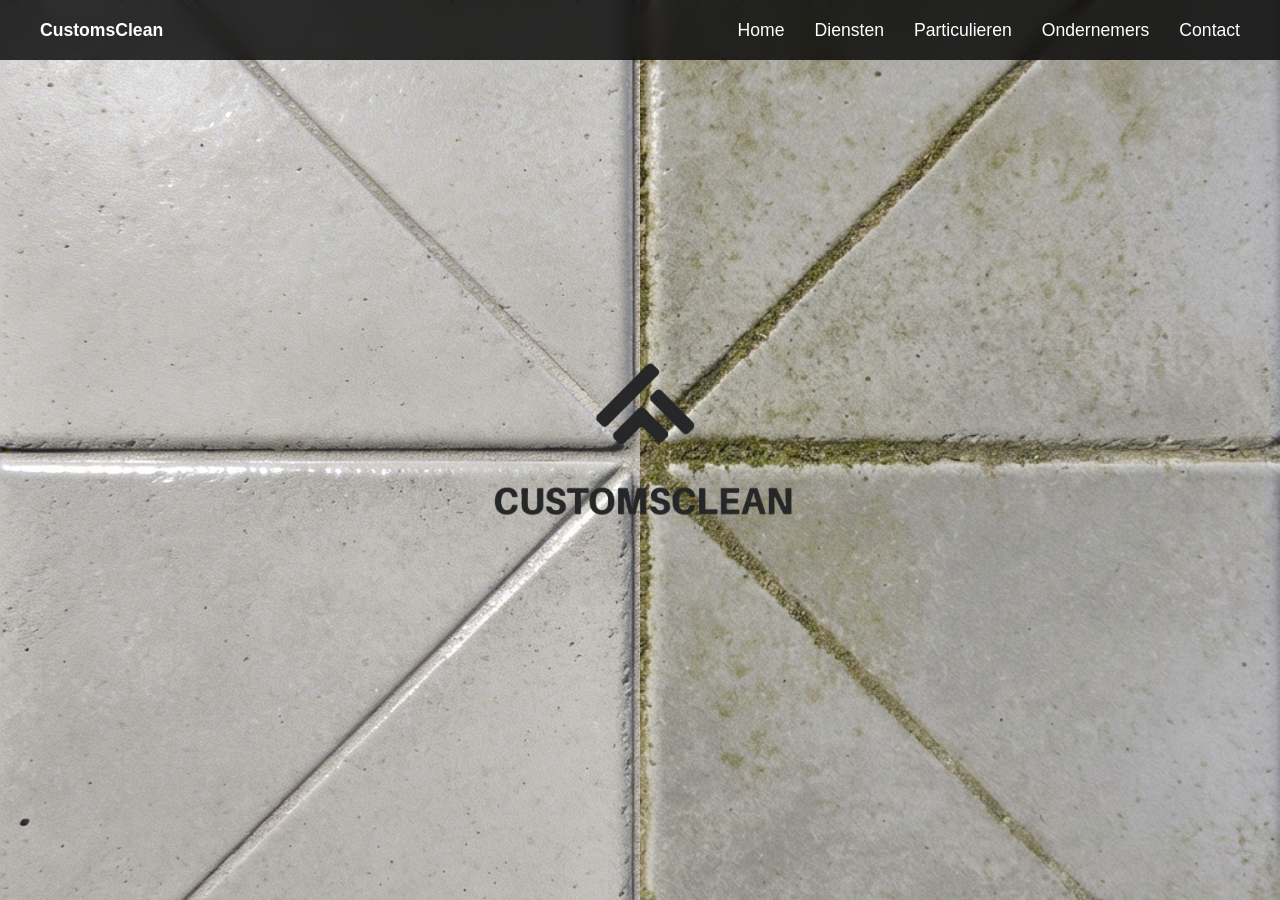
<file: index.html>
<!doctype html>
<html lang="nl">
  <head>
    <meta charset="UTF-8" />
    <meta name="viewport" content="width=device-width, initial-scale=1.0" />
    <link rel="stylesheet" href="./style.css" />
    <link rel="icon" href="./img/icon.png" />
    <title>CustomsClean</title>
  </head>
  <body>
    <nav class="navbar">
      <div class="logo"><a href="index.html">CustomsClean</a></div>

      <input type="checkbox" id="nav-toggle" class="nav-toggle" />
      <label for="nav-toggle" class="nav-toggle-label">
        <span></span>
        <span></span>
        <span></span>
      </label>

      <ul class="nav-links">
        <li><a href="./home.html">Home</a></li>
        <li><a href="./diensten.html">Diensten</a></li>
        <li><a href="./particulieren.html">Particulieren</a></li>
        <li><a href="./ondernemers.html">Ondernemers</a></li>
        <li><a href="./contact.html">Contact</a></li>
      </ul>
    </nav>

    <div class="hero">
      <img src="./img/vuile_tegel.png" alt="Vuile" class="after-image" />
      <img src="./img/propere_tegel.png" alt="Propere" class="before-image" />
      <!-- <div class="title">CustomsClean</div> -->
      <div class="title">
        <img src="./img/Logo_transparant.png" height="180" />
      </div>
      <div class="split-line">
        <div class="split-handle"></div>
      </div>
    </div>

    <script>
      const beforeImage = document.querySelector(".before-image");
      const splitLine = document.querySelector(".split-line");
      const hero = document.querySelector(".hero");

      hero.addEventListener("mousemove", (e) => {
        const rect = hero.getBoundingClientRect();
        const mouseX = e.clientX - rect.left;
        const percentX = (mouseX / rect.width) * 100;

        splitLine.style.left = percentX + "%";
        beforeImage.style.clipPath = `inset(0 ${100 - percentX}% 0 0)`;
      });
    </script>
  </body>
</html>
</file>
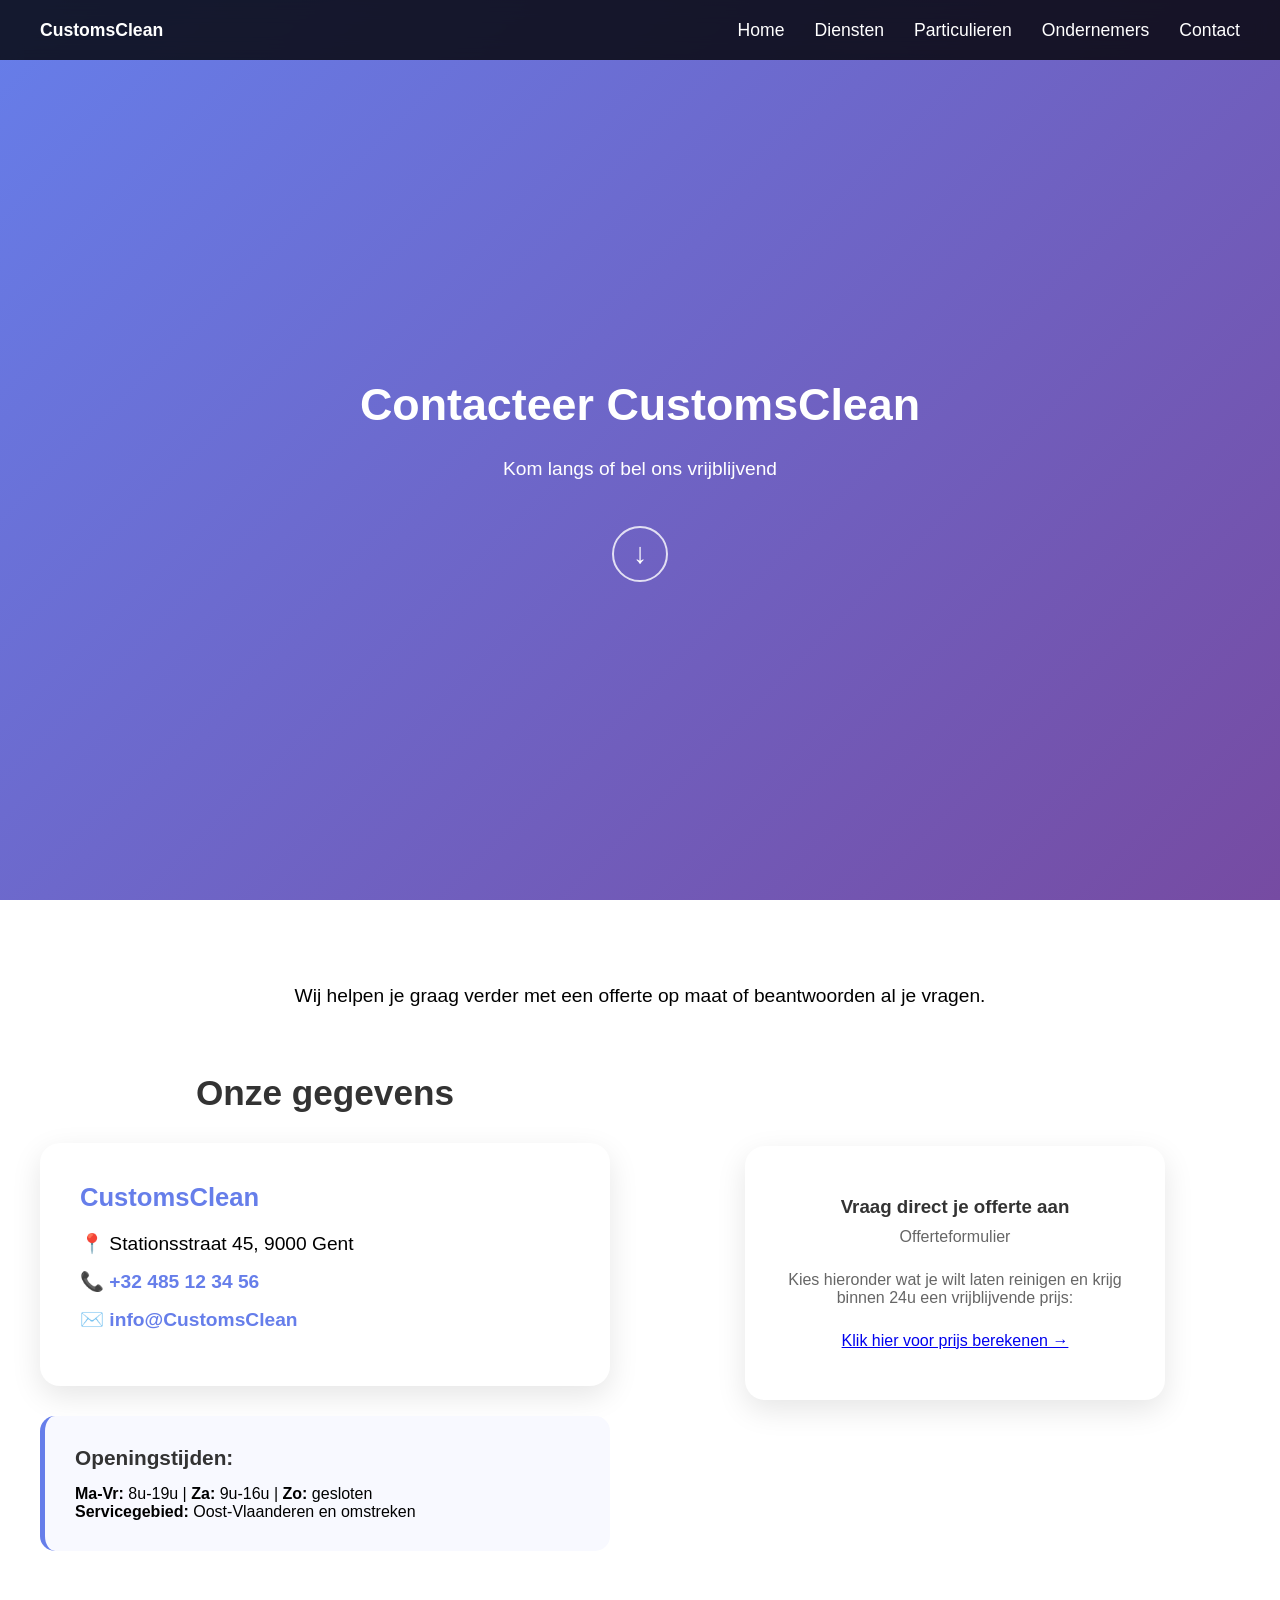
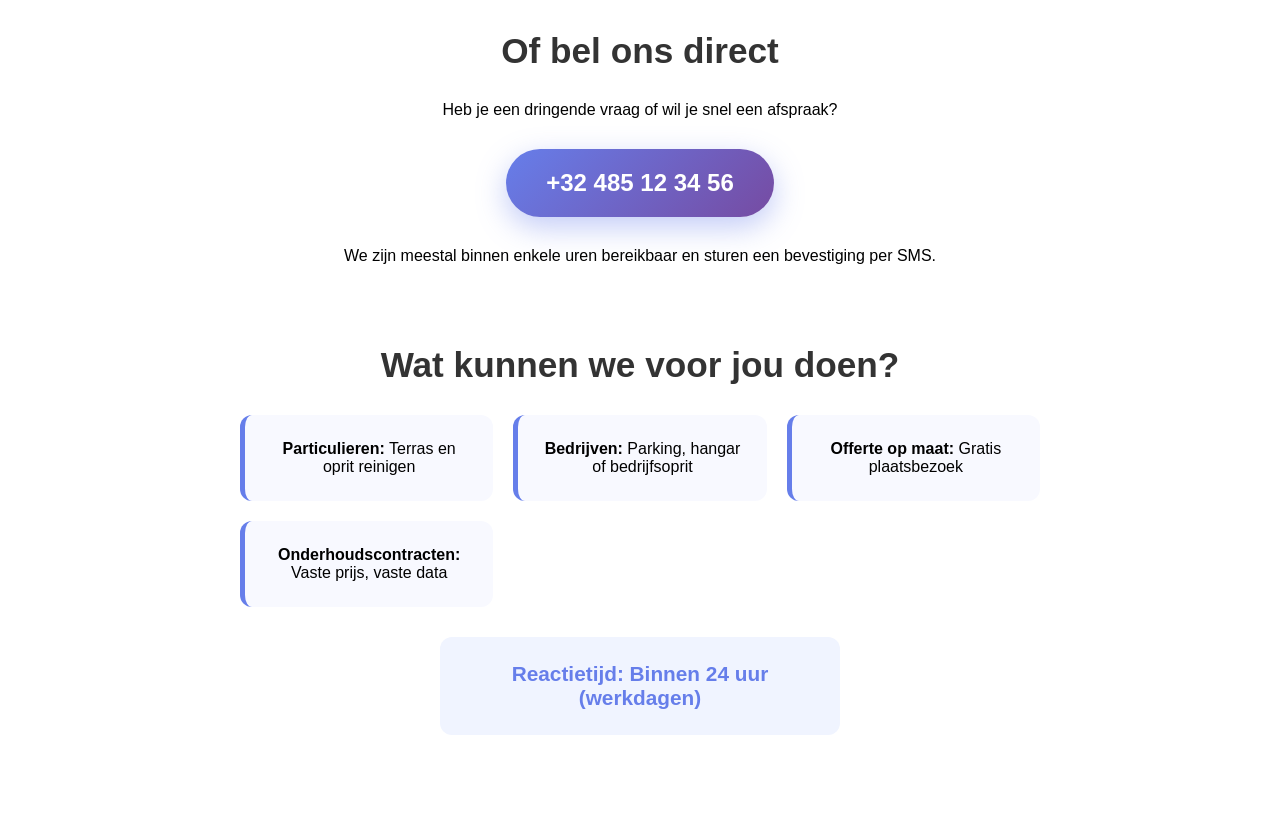
<file: contact.html>
<!doctype html>
<html lang="nl">
  <head>
    <meta charset="UTF-8" />
    <meta name="viewport" content="width=device-width, initial-scale=1.0" />
    <link rel="stylesheet" href="./style.css" />
    <link rel="icon" href="./img/icon.png" />
    <title>Contact | CustomsClean</title>
  </head>
  <body>
    <nav class="navbar">
      <div class="logo"><a href="index.html">CustomsClean</a></div>

      <input type="checkbox" id="nav-toggle" class="nav-toggle" />
      <label for="nav-toggle" class="nav-toggle-label">
        <span></span>
        <span></span>
        <span></span>
      </label>

      <ul class="nav-links">
        <li><a href="./home.html">Home</a></li>
        <li><a href="./diensten.html">Diensten</a></li>
        <li><a href="./particulieren.html">Particulieren</a></li>
        <li><a href="./ondernemers.html">Ondernemers</a></li>
        <li><a href="./contact.html">Contact</a></li>
      </ul>
    </nav>

    <div class="hero contact-hero">
      <div class="container hero-content">
        <h1>Contacteer CustomsClean</h1>
        <p>Kom langs of bel ons vrijblijvend</p>

        <a
          href="#contact-content"
          class="scroll-down"
          aria-label="Scroll naar contactgegevens"
        >
          <span>↓</span>
        </a>
      </div>
    </div>

    <main id="contact-content" class="container contact-main">
      <section class="intro-contact">
        <p>
          Wij helpen je graag verder met een offerte op maat of beantwoorden al
          je vragen.
        </p>
      </section>

      <section class="contact-grid">
        <div class="contact-info">
          <h2>Onze gegevens</h2>

          <div class="bedrijf-info">
            <h3>CustomsClean</h3>
            <div class="adres">📍 Stationsstraat 45, 9000 Gent</div>
            <div class="telefoon">
              📞 <a href="tel:+32485123456">+32 485 12 34 56</a>
            </div>
            <div class="email">
              ✉️ <a href="mailto:info@CustomsClean">info@CustomsClean</a>
            </div>
          </div>

          <div class="openingstijden">
            <h4>Openingstijden:</h4>
            <p>
              <strong>Ma-Vr:</strong> 8u-19u | <strong>Za:</strong> 9u-16u |
              <strong>Zo:</strong> gesloten
            </p>
            <p><strong>Servicegebied:</strong> Oost-Vlaanderen en omstreken</p>
          </div>
        </div>

        <div class="contact-form-placeholder">
          <div class="form-cta">
            <h3>Vraag direct je offerte aan</h3>
            <p>Offerteformulier</p>
            <p>
              Kies hieronder wat je wilt laten reinigen en krijg binnen 24u een
              vrijblijvende prijs:
            </p>
            <a href="./prijs.html" class="cta-button full-width">
              Klik hier voor prijs berekenen →
            </a>
          </div>
        </div>
      </section>

      <section class="direct-contact">
        <h2>Of bel ons direct</h2>
        <p>Heb je een dringende vraag of wil je snel een afspraak?</p>
        <div class="telefoon-knop">
          <a href="tel:+32485123456" class="direct-bel-knop"
            >+32 485 12 34 56</a
          >
        </div>
        <p>
          We zijn meestal binnen enkele uren bereikbaar en sturen een
          bevestiging per SMS.
        </p>
      </section>

      <section class="wat-we-doen">
        <h2>Wat kunnen we voor jou doen?</h2>
        <div class="diensten-grid">
          <div class="dienst-item">
            <strong>Particulieren:</strong> Terras en oprit reinigen
          </div>
          <div class="dienst-item">
            <strong>Bedrijven:</strong> Parking, hangar of bedrijfsoprit
          </div>
          <div class="dienst-item">
            <strong>Offerte op maat:</strong> Gratis plaatsbezoek
          </div>
          <div class="dienst-item">
            <strong>Onderhoudscontracten:</strong> Vaste prijs, vaste data
          </div>
        </div>
        <div class="reactietijd">
          <strong>Reactietijd: Binnen 24 uur (werkdagen)</strong>
        </div>
      </section>
    </main>

    <style>
      html {
        scroll-behavior: smooth;
      }

      .contact-hero {
        background: linear-gradient(135deg, #667eea 0%, #764ba2 100%);
        color: white;
        min-height: 100vh;
        text-align: center;
        display: flex;
        align-items: center;
        justify-content: center;
        padding: 120px 0 60px !important;
      }

      .hero-content {
        display: flex;
        flex-direction: column;
        align-items: center;
        gap: 16px;
      }

      .contact-hero h1 {
        font-size: 2.8rem;
        margin-bottom: 12px;
      }

      .contact-hero p {
        font-size: 1.2rem;
        opacity: 1;
        margin-bottom: 20px;
      }

      .scroll-down {
        width: 56px;
        height: 56px;
        border-radius: 50%;
        border: 2px solid rgba(255, 255, 255, 0.8);
        display: inline-flex;
        align-items: center;
        justify-content: center;
        color: white;
        text-decoration: none;
        font-size: 1.8rem;
        margin-top: 10px;
        transition:
          background 0.3s ease,
          transform 0.3s ease;
        animation: bounce 1.6s infinite;
      }

      .scroll-down:hover {
        background: rgba(255, 255, 255, 0.12);
        transform: translateY(2px);
      }

      .contact-main {
        padding: 80px 0;
      }

      .intro-contact {
        max-width: 700px;
        margin: 0 auto 60px;
        font-size: 1.2rem;
        text-align: center;
        line-height: 1.7;
      }

      .contact-grid {
        display: grid;
        grid-template-columns: 1fr 1fr;
        gap: 60px;
        margin-bottom: 80px;
        align-items: start;
      }

      .contact-info h2,
      .direct-contact h2,
      .wat-we-doen h2 {
        font-size: 2.2rem;
        color: #333;
        margin-bottom: 30px;
        text-align: center;
      }

      .bedrijf-info {
        background: white;
        padding: 40px;
        border-radius: 20px;
        box-shadow: 0 10px 30px rgba(0, 0, 0, 0.1);
        margin-bottom: 30px;
      }

      .bedrijf-info h3 {
        color: #667eea;
        margin-bottom: 20px;
        font-size: 1.6rem;
      }

      .adres,
      .telefoon,
      .email {
        font-size: 1.2rem;
        margin-bottom: 15px;
      }

      .telefoon a,
      .email a {
        color: #667eea;
        text-decoration: none;
        font-weight: 600;
      }

      .telefoon a:hover,
      .email a:hover {
        text-decoration: underline;
      }

      .openingstijden {
        background: #f8f9ff;
        padding: 30px;
        border-radius: 15px;
        border-left: 5px solid #667eea;
      }

      .openingstijden h4 {
        color: #333;
        margin-bottom: 15px;
        font-size: 1.3rem;
      }

      .contact-form-placeholder {
        display: flex;
        align-items: center;
        justify-content: center;
        min-height: 400px;
      }

      .form-cta {
        text-align: center;
        background: white;
        padding: 50px 40px;
        border-radius: 20px;
        box-shadow: 0 10px 30px rgba(0, 0, 0, 0.1);
        max-width: 420px;
      }

      .form-cta h3 {
        color: #333;
        margin-bottom: 10px;
      }

      .form-cta p {
        color: #666;
        margin-bottom: 25px;
      }

      .cta-button.full-width {
        width: 100%;
        padding: 18px 20px;
      }

      .direct-contact {
        text-align: center;
        margin: 80px 0;
      }

      .telefoon-knop {
        margin: 30px 0;
      }

      .direct-bel-knop {
        background: linear-gradient(135deg, #667eea 0%, #764ba2 100%);
        color: white !important;
        padding: 20px 40px;
        border-radius: 50px;
        font-weight: bold;
        font-size: 1.5rem;
        text-decoration: none;
        box-shadow: 0 10px 30px rgba(102, 126, 234, 0.4);
        display: inline-block;
        transition: all 0.3s ease;
      }

      .direct-bel-knop:hover {
        transform: translateY(-3px);
        box-shadow: 0 15px 40px rgba(102, 126, 234, 0.5);
      }

      .diensten-grid {
        display: grid;
        grid-template-columns: repeat(auto-fit, minmax(250px, 1fr));
        gap: 20px;
        max-width: 800px;
        margin: 0 auto 30px;
      }

      .dienst-item {
        background: #f8f9ff;
        padding: 25px;
        border-radius: 12px;
        border-left: 5px solid #667eea;
        text-align: center;
      }

      .reactietijd {
        text-align: center;
        font-size: 1.3rem;
        color: #667eea;
        font-weight: bold;
        background: #f0f4ff;
        padding: 25px;
        border-radius: 12px;
        margin: 0 auto;
        max-width: 400px;
      }

      @keyframes bounce {
        0%,
        100% {
          transform: translateY(0);
        }
        50% {
          transform: translateY(8px);
        }
      }

      @media (max-width: 768px) {
        .contact-grid {
          grid-template-columns: 1fr;
          gap: 40px;
        }

        .contact-hero h1 {
          font-size: 2.2rem;
        }

        .direct-bel-knop {
          padding: 18px 30px;
          font-size: 1.3rem;
        }

        .bedrijf-info,
        .form-cta {
          padding: 24px;
        }
      }
      .hero,
      .hero-bg {
        width: 100%;
      }
    </style>
  </body>
</html>
</file>
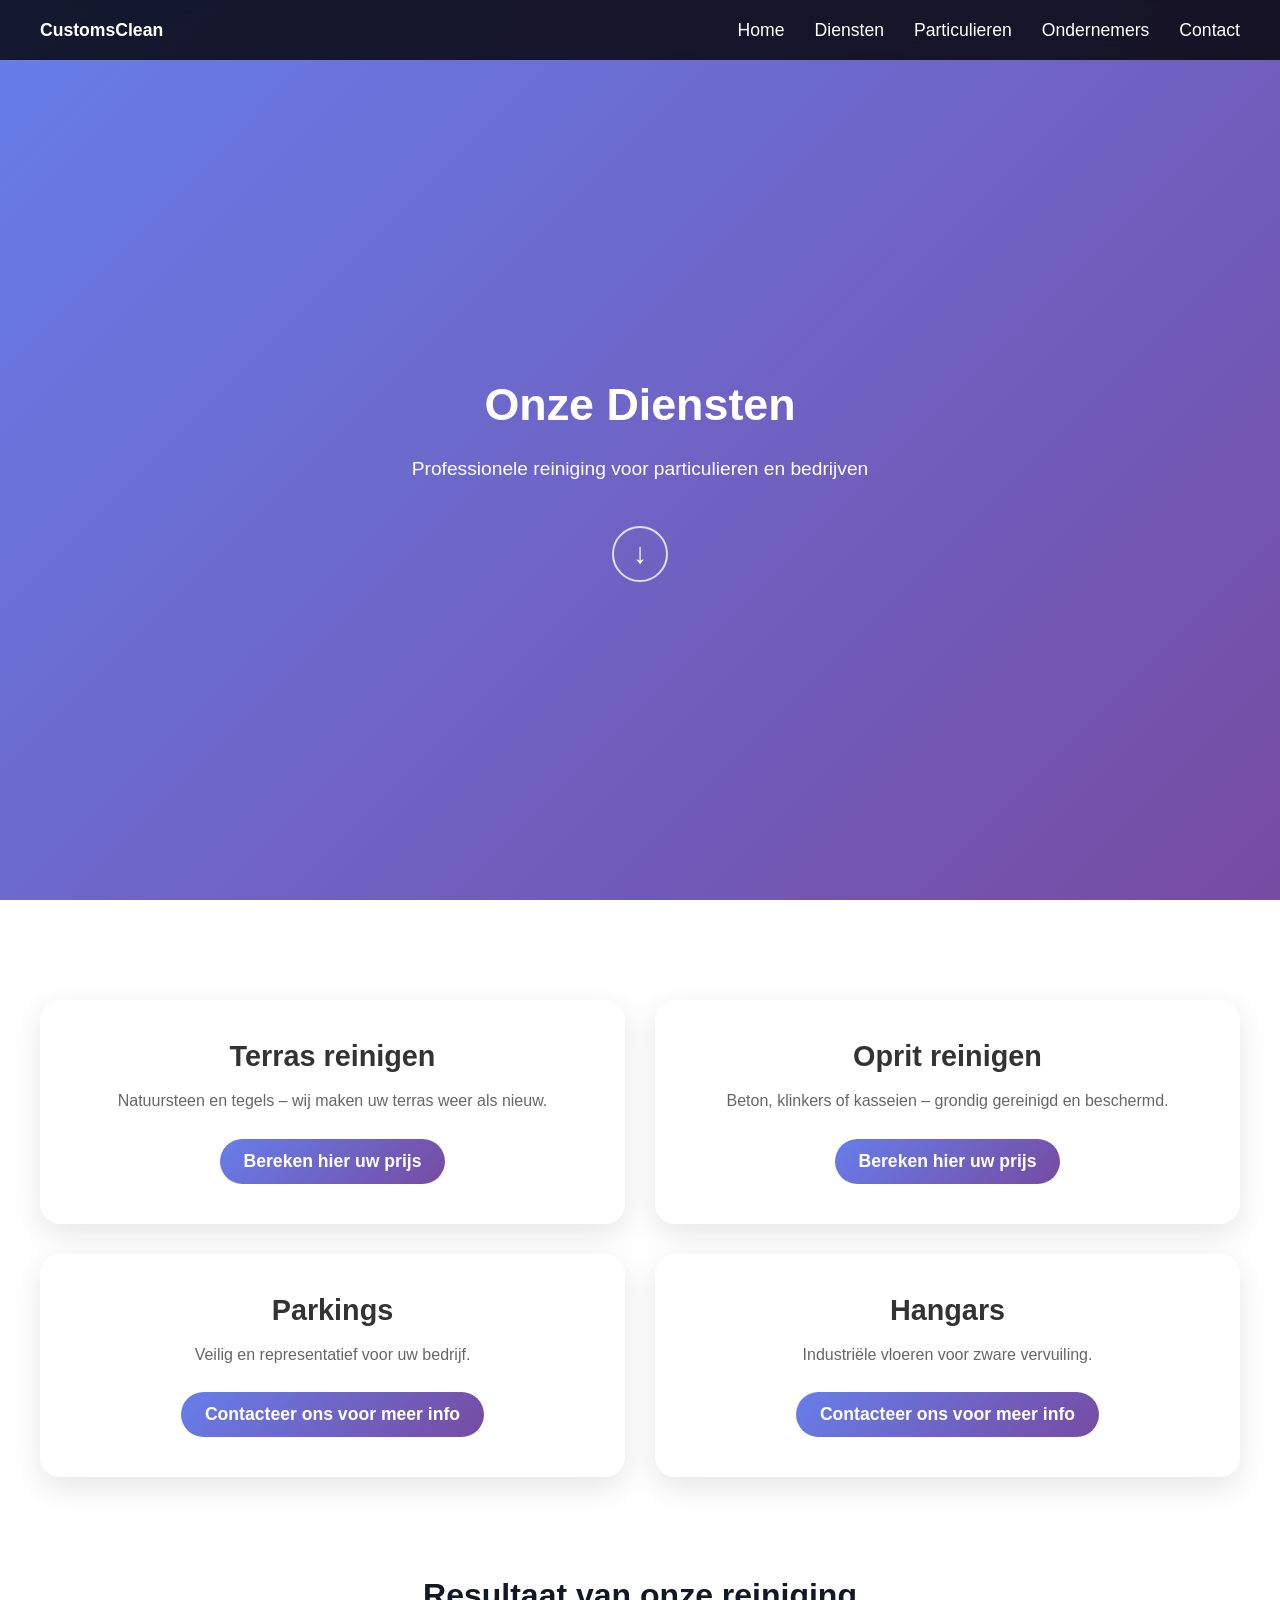
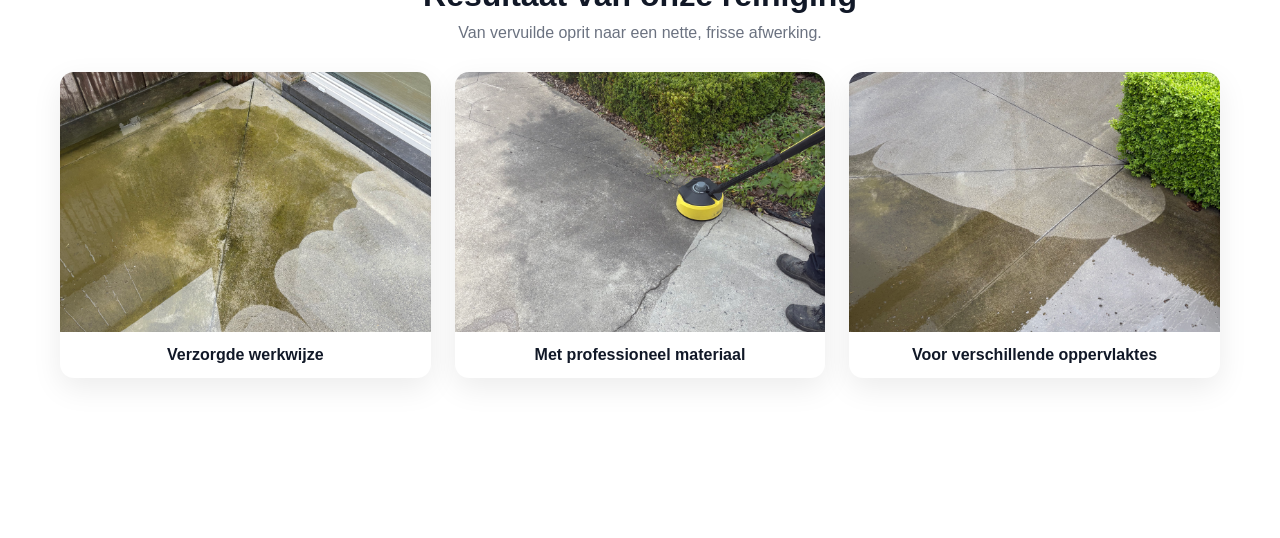
<file: diensten.html>
<!doctype html>
<html lang="nl">
  <head>
    <meta charset="UTF-8" />
    <meta name="viewport" content="width=device-width, initial-scale=1.0" />
    <link rel="stylesheet" href="./style.css" />
    <link rel="icon" href="./img/icon.png" />
    <title>Onze Diensten | CustomsClean</title>
  </head>
  <body>
    <nav class="navbar">
      <div class="logo"><a href="index.html">CustomsClean</a></div>

      <input type="checkbox" id="nav-toggle" class="nav-toggle" />
      <label for="nav-toggle" class="nav-toggle-label">
        <span></span>
        <span></span>
        <span></span>
      </label>

      <ul class="nav-links">
        <li><a href="./home.html">Home</a></li>
        <li><a href="./diensten.html">Diensten</a></li>
        <li><a href="./particulieren.html">Particulieren</a></li>
        <li><a href="./ondernemers.html">Ondernemers</a></li>
        <li><a href="./contact.html">Contact</a></li>
      </ul>
    </nav>

    <div class="hero diensten-hero">
      <div class="container hero-content">
        <h1>Onze Diensten</h1>
        <p>Professionele reiniging voor particulieren en bedrijven</p>

        <a
          href="#diensten-content"
          class="scroll-down"
          aria-label="Scroll naar beneden"
        >
          <span>↓</span>
        </a>
      </div>
    </div>

    <main id="diensten-content" class="container diensten-main">
      <section class="diensten-grid">
        <div class="dienst-card offerte">
          <h2>Terras reinigen</h2>
          <p>Natuursteen en tegels – wij maken uw terras weer als nieuw.</p>
          <div class="prijs offerte-prijs">
            <a href="./prijs.html">Bereken hier uw prijs</a>
          </div>
        </div>

        <div class="dienst-card offerte">
          <h2>Oprit reinigen</h2>
          <p>Beton, klinkers of kasseien – grondig gereinigd en beschermd.</p>
          <div class="prijs offerte-prijs">
            <a href="./prijs.html">Bereken hier uw prijs</a>
          </div>
        </div>

        <div class="dienst-card offerte">
          <h2>Parkings</h2>
          <p>Veilig en representatief voor uw bedrijf.</p>
          <div class="prijs offerte-prijs">
            <a href="./contact.html">Contacteer ons voor meer info</a>
          </div>
        </div>

        <div class="dienst-card offerte">
          <h2>Hangars</h2>
          <p>Industriële vloeren voor zware vervuiling.</p>
          <div class="prijs offerte-prijs">
            <a href="./contact.html">Contacteer ons voor meer info</a>
          </div>
        </div>
      </section>

      <!-- <div class="diensten-footer">
        <p>Voor particulieren en bedrijven in <strong>Vlaanderen</strong></p>
      </div> -->
      <section class="results-section container">
        <div class="section-heading">
          <h2>Resultaat van onze reiniging</h2>
          <p>Van vervuilde oprit naar een nette, frisse afwerking.</p>
        </div>

        <div class="photo-grid">
          <figure class="photo-card">
            <img src="./img/Reiniging_1.jpg" alt="Reinigingsfoto" />
            <figcaption>Verzorgde werkwijze</figcaption>
          </figure>

          <figure class="photo-card">
            <img src="./img/Reiniging_2.jpg" alt="Reinigingsfoto" />
            <figcaption>Met professioneel materiaal</figcaption>
          </figure>

          <figure class="photo-card">
            <img src="./img/Reiniging_3.jpg" alt="Reinigingsfoto" />
            <figcaption>Voor verschillende oppervlaktes</figcaption>
          </figure>
        </div>
      </section>
    </main>

    <style>
      html {
        scroll-behavior: smooth;
      }

      .diensten-hero {
        background: linear-gradient(135deg, #667eea 0%, #764ba2 100%);
        color: white;
        min-height: 100vh;
        text-align: center;
        display: flex;
        align-items: center;
        justify-content: center;
        padding: 120px 0 60px !important;
      }

      .hero-content {
        display: flex;
        flex-direction: column;
        align-items: center;
        gap: 16px;
      }

      .diensten-hero h1 {
        font-size: 2.8rem;
        margin-bottom: 12px;
      }

      .diensten-hero p {
        font-size: 1.2rem;
        opacity: 1;
        margin-bottom: 20px;
      }

      .scroll-down {
        width: 56px;
        height: 56px;
        border-radius: 50%;
        border: 2px solid rgba(255, 255, 255, 0.8);
        display: inline-flex;
        align-items: center;
        justify-content: center;
        color: white;
        text-decoration: none;
        font-size: 1.8rem;
        margin-top: 10px;
        transition:
          background 0.3s ease,
          transform 0.3s ease;
        animation: bounce 1.6s infinite;
      }

      .scroll-down:hover {
        background: rgba(255, 255, 255, 0.12);
        transform: translateY(2px);
      }

      .diensten-main {
        padding: 100px 0 80px;
      }

      .diensten-grid {
        display: grid;
        grid-template-columns: repeat(2, 1fr);
        gap: 30px;
        margin-bottom: 60px;
      }

      .dienst-card {
        background: white;
        padding: 40px 30px;
        border-radius: 20px;
        box-shadow: 0 10px 30px rgba(0, 0, 0, 0.1);
        text-align: center;
        transition:
          transform 0.3s ease,
          box-shadow 0.3s ease;
      }

      .dienst-card:hover {
        transform: translateY(-10px);
        box-shadow: 0 20px 40px rgba(0, 0, 0, 0.15);
      }

      .dienst-card h2 {
        color: #333;
        font-size: 1.8rem;
        margin-bottom: 15px;
      }

      .dienst-card p {
        color: #666;
        line-height: 1.6;
        margin-bottom: 25px;
      }

      .prijs {
        font-size: 1.1rem;
        font-weight: bold;
        color: #667eea;
        background: #f8f9ff;
        padding: 12px 24px;
        border-radius: 50px;
        display: inline-block;
      }

      .offerte .offerte-prijs {
        background: linear-gradient(135deg, #667eea 0%, #764ba2 100%);
        color: white;
      }

      .diensten-footer {
        text-align: center;
        font-size: 1.3rem;
        color: #666;
        padding: 40px;
        background: #f8f9ff;
        border-radius: 15px;
      }

      .prijs a {
        color: white;
        text-decoration: none;
      }

      @keyframes bounce {
        0%,
        100% {
          transform: translateY(0);
        }
        50% {
          transform: translateY(8px);
        }
      }

      @media (max-width: 768px) {
        .diensten-grid {
          grid-template-columns: 1fr;
        }

        .diensten-hero h1 {
          font-size: 2.2rem;
        }
      }
      .hero,
      .hero-bg {
        width: 100%;
      }

      .results-section {
        padding: 40px 20px 80px;
      }

      .section-heading {
        text-align: center;
        margin-bottom: 30px;
      }

      .section-heading h2 {
        font-size: 2rem;
        margin-bottom: 10px;
        color: #111827;
      }

      .section-heading p {
        color: #6b7280;
        max-width: 700px;
        margin: 0 auto;
      }

      .photo-grid {
        display: grid;
        grid-template-columns: repeat(3, 1fr);
        gap: 24px;
      }

      .photo-card {
        background: #fff;
        border-radius: 14px;
        overflow: hidden;
        box-shadow: 0 10px 30px rgba(0, 0, 0, 0.08);
      }

      .photo-card img {
        width: 100%;
        height: 260px;
        object-fit: cover;
        display: block;
      }

      .photo-card figcaption {
        padding: 14px 16px;
        font-weight: 600;
        color: #111827;
        text-align: center;
      }

      @media (max-width: 768px) {
        .photo-grid {
          grid-template-columns: 1fr;
        }

        .photo-card img {
          height: 220px;
        }
      }
    </style>
  </body>
</html>
</file>
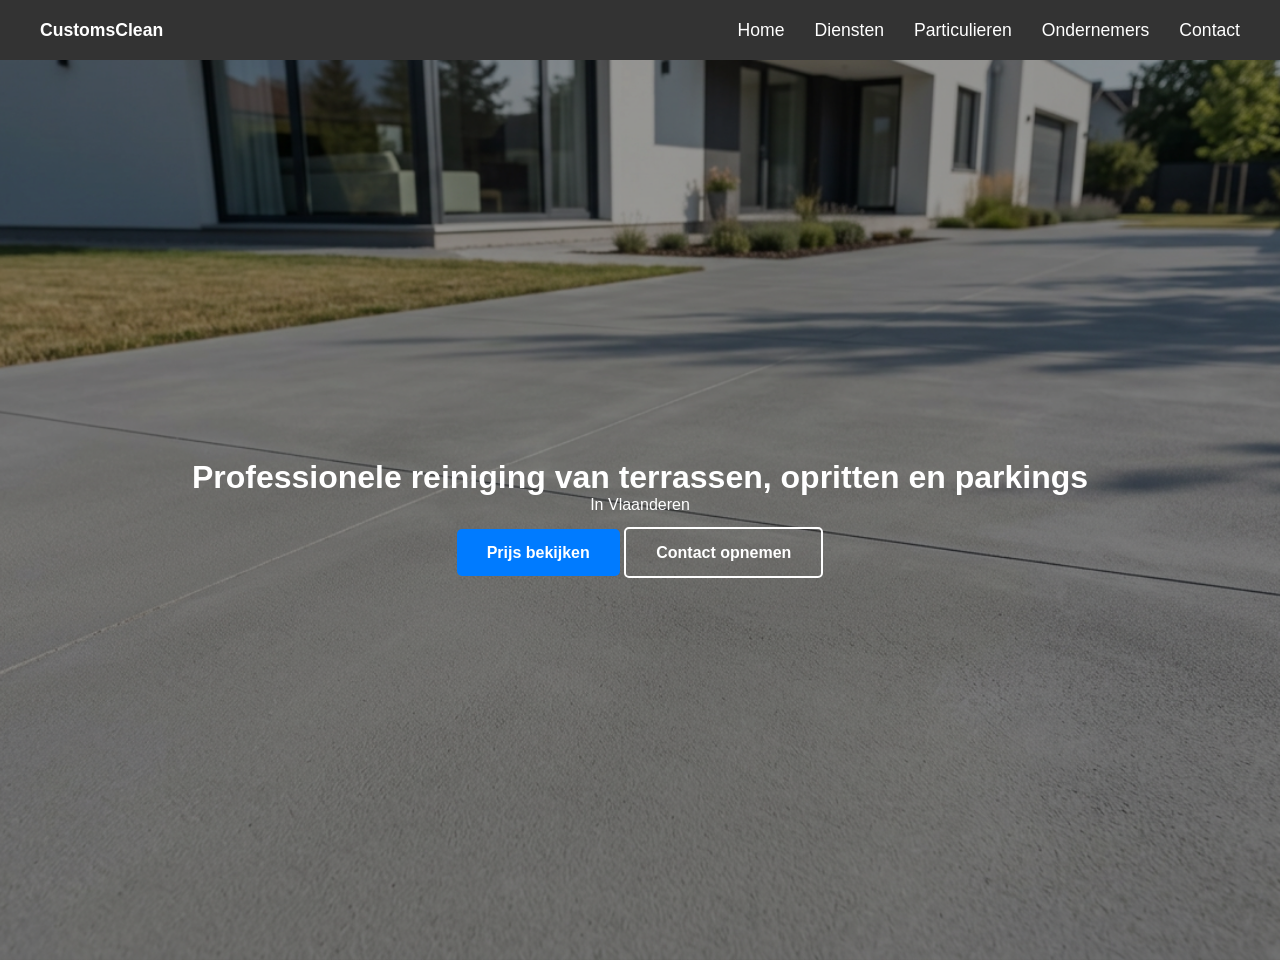
<file: home.html>
<!doctype html>
<html lang="nl">
  <head>
    <meta charset="UTF-8" />
    <meta name="viewport" content="width=device-width, initial-scale=1.0" />
    <link rel="stylesheet" href="./style.css" />
    <link rel="icon" href="./img/icon.png" />
    <title>Home</title>
  </head>
  <body>
    <nav class="navbar">
      <div class="logo"><a href="index.html">CustomsClean</a></div>

      <input type="checkbox" id="nav-toggle" class="nav-toggle" />
      <label for="nav-toggle" class="nav-toggle-label">
        <span></span>
        <span></span>
        <span></span>
      </label>

      <ul class="nav-links">
        <li><a href="./home.html">Home</a></li>
        <li><a href="./diensten.html">Diensten</a></li>
        <li><a href="./particulieren.html">Particulieren</a></li>
        <li><a href="./ondernemers.html">Ondernemers</a></li>
        <li><a href="./contact.html">Contact</a></li>
      </ul>
    </nav>
    <div class="hero-bg">
      <img
        src="./img/propere_oprit_background.png"
        class="bg-image after"
        alt="Background"
      />
      <div class="hero-overlay">
        <h1>Professionele reiniging van terrassen, opritten en parkings</h1>
        <p>In Vlaanderen</p>
        <div class="cta-buttons">
          <a href="./prijs.html" class="btn-primary">Prijs bekijken</a>
          <a href="./contact.html" class="btn-secondary">Contact opnemen</a>
        </div>
      </div>
    </div>
  </body>
</html>
<style>
  .hero,
  .hero-bg {
    width: 100%;
  }

  @media (max-width: 480px) {
    .cta-buttons {
      display: grid;
      grid-template-columns: 1fr;
      gap: 10px;
    }

    .cta-buttons a {
      width: 100%;
    }
  }
</style>
</file>
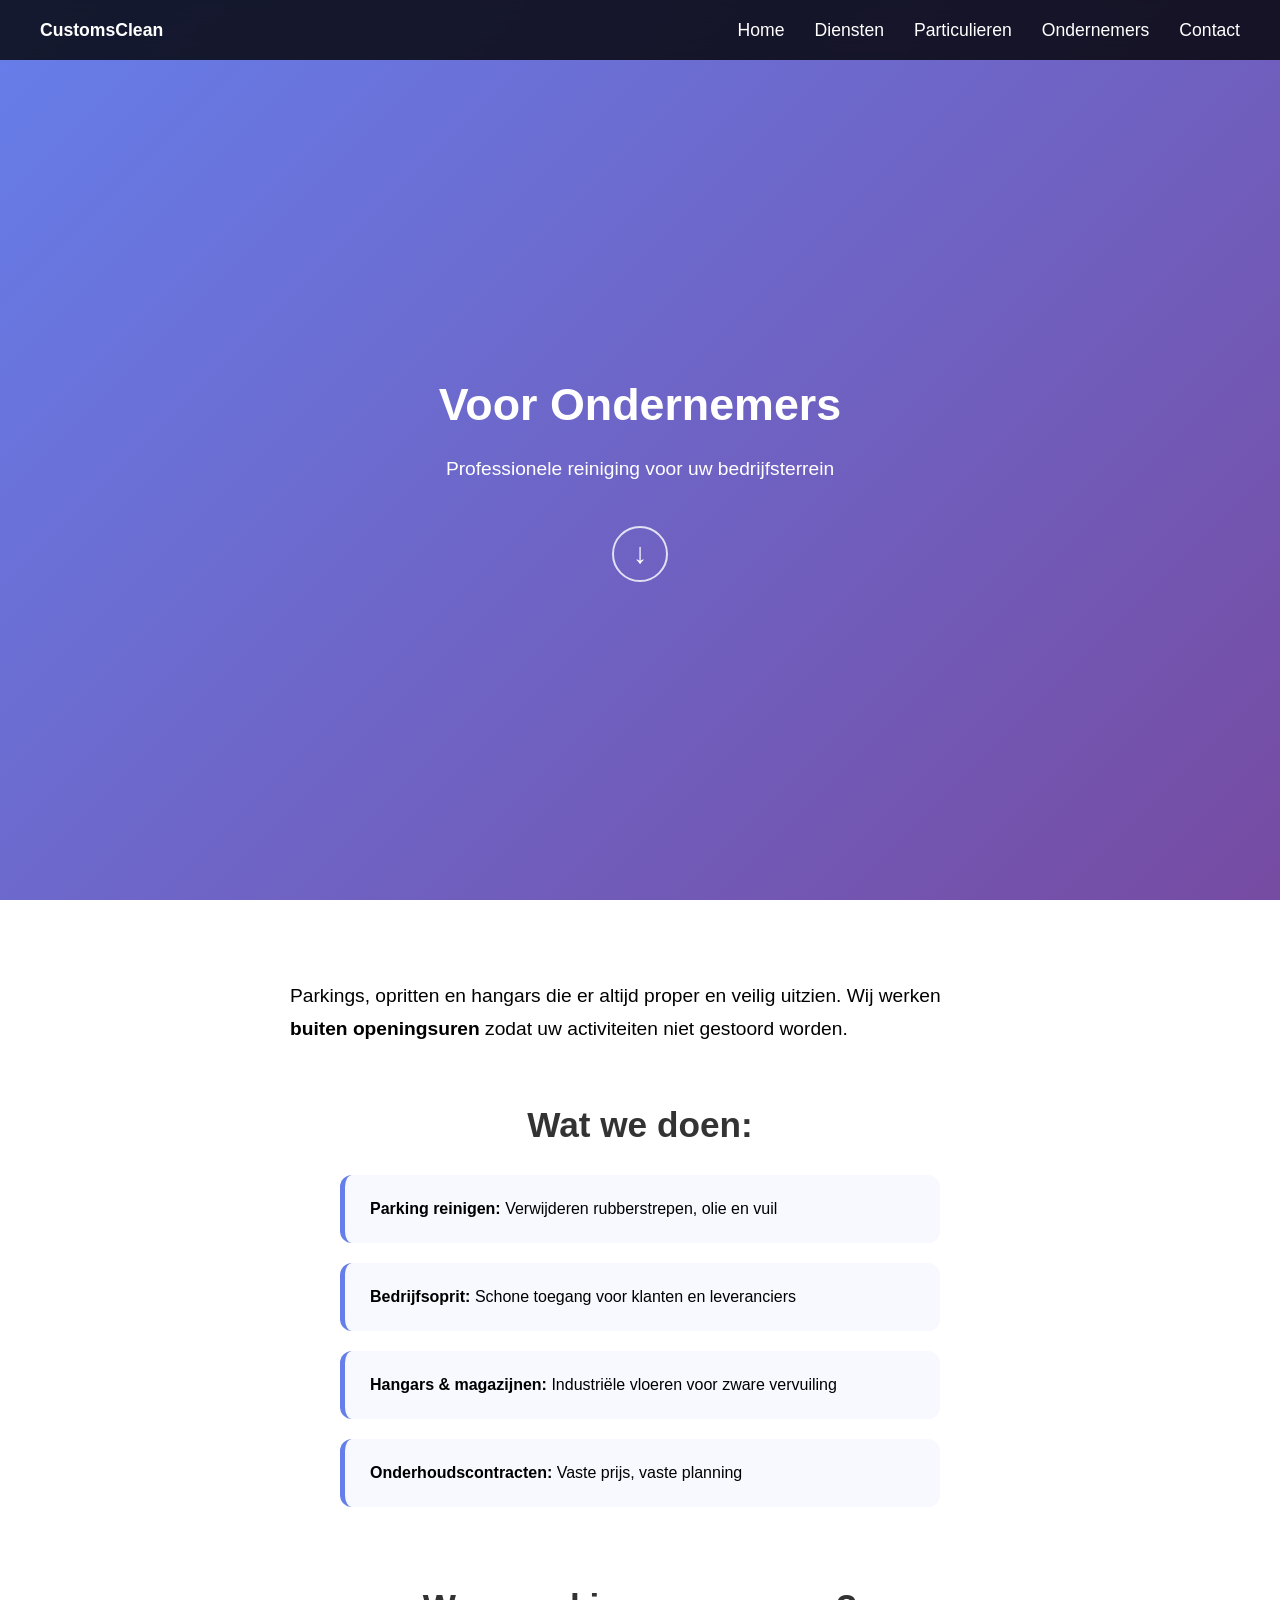
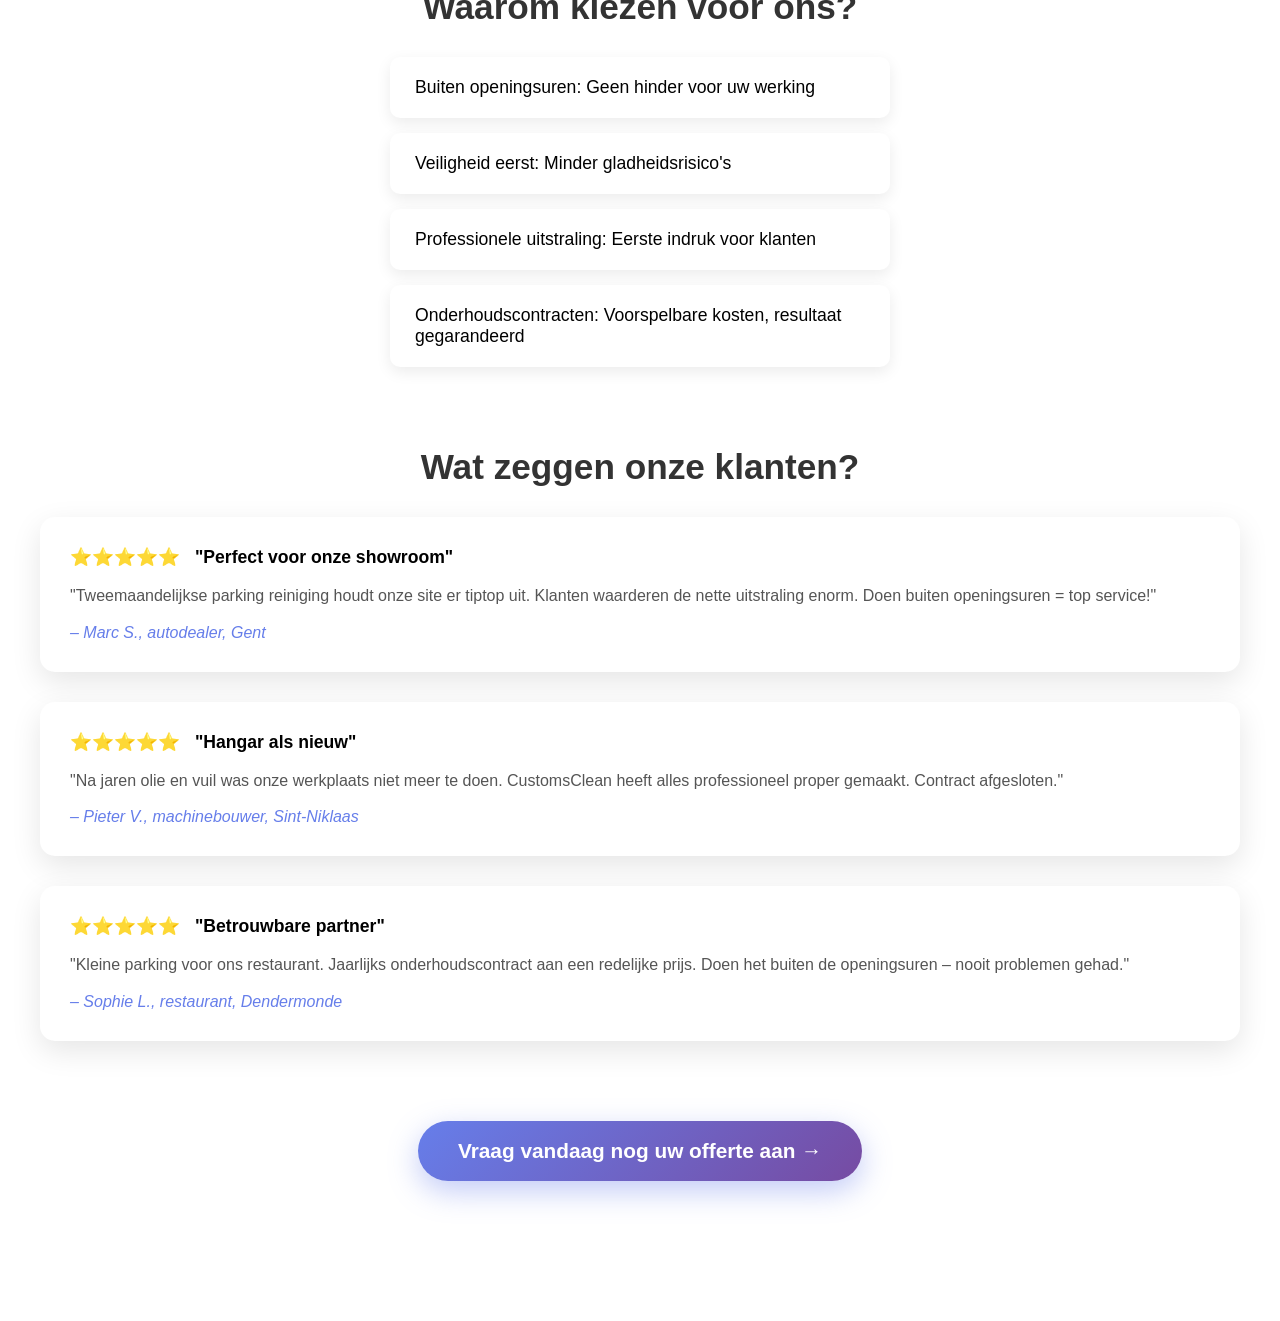
<file: ondernemers.html>
<!doctype html>
<html lang="nl">
  <head>
    <meta charset="UTF-8" />
    <meta name="viewport" content="width=device-width, initial-scale=1.0" />
    <link rel="stylesheet" href="./style.css" />
    <link rel="icon" href="./img/icon.png" />
    <title>Ondernemers | CustomsClean</title>
  </head>
  <body>
    <nav class="navbar">
      <div class="logo"><a href="index.html">CustomsClean</a></div>

      <input type="checkbox" id="nav-toggle" class="nav-toggle" />
      <label for="nav-toggle" class="nav-toggle-label">
        <span></span>
        <span></span>
        <span></span>
      </label>

      <ul class="nav-links">
        <li><a href="./home.html">Home</a></li>
        <li><a href="./diensten.html">Diensten</a></li>
        <li><a href="./particulieren.html">Particulieren</a></li>
        <li><a href="./ondernemers.html">Ondernemers</a></li>
        <li><a href="./contact.html">Contact</a></li>
      </ul>
    </nav>

    <div class="hero ondernemers-hero">
      <div class="container hero-content">
        <h1>Voor Ondernemers</h1>
        <p>Professionele reiniging voor uw bedrijfsterrein</p>

        <a
          href="#ondernemers-content"
          class="scroll-down"
          aria-label="Scroll naar beneden"
        >
          <span>↓</span>
        </a>
      </div>
    </div>

    <main id="ondernemers-content" class="container ondernemers-main">
      <section class="intro-sectie">
        <p>
          Parkings, opritten en hangars die er altijd proper en veilig uitzien.
          Wij werken <strong>buiten openingsuren</strong> zodat uw activiteiten
          niet gestoord worden.
        </p>
      </section>

      <section class="wat-we-doen">
        <h2>Wat we doen:</h2>
        <div class="diensten-lijst">
          <div class="dienst-item">
            <strong>Parking reinigen:</strong> Verwijderen rubberstrepen, olie
            en vuil
          </div>
          <div class="dienst-item">
            <strong>Bedrijfsoprit:</strong> Schone toegang voor klanten en
            leveranciers
          </div>
          <div class="dienst-item">
            <strong>Hangars & magazijnen:</strong> Industriële vloeren voor
            zware vervuiling
          </div>
          <div class="dienst-item">
            <strong>Onderhoudscontracten:</strong> Vaste prijs, vaste planning
          </div>
        </div>
      </section>

      <section class="waarom-keuze">
        <h2>Waarom kiezen voor ons?</h2>
        <ul>
          <li>Buiten openingsuren: Geen hinder voor uw werking</li>
          <li>Veiligheid eerst: Minder gladheidsrisico's</li>
          <li>Professionele uitstraling: Eerste indruk voor klanten</li>
          <li>
            Onderhoudscontracten: Voorspelbare kosten, resultaat gegarandeerd
          </li>
        </ul>
        <!-- <div class="prijs-info">
          <strong>Prijzen vanaf €2,50/m² + korting bij contracten</strong>
        </div> -->
      </section>

      <section class="klant-reviews">
        <h2>Wat zeggen onze klanten?</h2>

        <div class="review">
          <div class="review-header">
            <span class="sterren">⭐⭐⭐⭐⭐</span>
            <span>"Perfect voor onze showroom"</span>
          </div>
          <p>
            "Tweemaandelijkse parking reiniging houdt onze site er tiptop uit.
            Klanten waarderen de nette uitstraling enorm. Doen buiten
            openingsuren = top service!"
          </p>
          <div class="review-auteur">– Marc S., autodealer, Gent</div>
        </div>

        <div class="review">
          <div class="review-header">
            <span class="sterren">⭐⭐⭐⭐⭐</span>
            <span>"Hangar als nieuw"</span>
          </div>
          <p>
            "Na jaren olie en vuil was onze werkplaats niet meer te doen.
            CustomsClean heeft alles professioneel proper gemaakt. Contract
            afgesloten."
          </p>
          <div class="review-auteur">
            – Pieter V., machinebouwer, Sint-Niklaas
          </div>
        </div>

        <div class="review">
          <div class="review-header">
            <span class="sterren">⭐⭐⭐⭐⭐</span>
            <span>"Betrouwbare partner"</span>
          </div>
          <p>
            "Kleine parking voor ons restaurant. Jaarlijks onderhoudscontract
            aan een redelijke prijs. Doen het buiten de openingsuren – nooit
            problemen gehad."
          </p>
          <div class="review-auteur">– Sophie L., restaurant, Dendermonde</div>
        </div>
      </section>

      <div class="cta-sectie">
        <a href="./contact.html" class="cta-button">
          Vraag vandaag nog uw offerte aan →
        </a>
      </div>
    </main>

    <style>
      html {
        scroll-behavior: smooth;
      }

      .ondernemers-hero {
        background: linear-gradient(135deg, #667eea 0%, #764ba2 100%);
        color: white;
        min-height: 100vh;
        text-align: center;
        display: flex;
        align-items: center;
        justify-content: center;
        padding: 120px 0 60px !important;
      }

      .hero-content {
        display: flex;
        flex-direction: column;
        align-items: center;
        gap: 16px;
      }

      .ondernemers-hero h1 {
        font-size: 2.8rem;
        margin-bottom: 12px;
      }

      .ondernemers-hero p {
        font-size: 1.2rem;
        opacity: 1;
        margin-bottom: 20px;
      }

      .scroll-down {
        width: 56px;
        height: 56px;
        border-radius: 50%;
        border: 2px solid rgba(255, 255, 255, 0.8);
        display: inline-flex;
        align-items: center;
        justify-content: center;
        color: white;
        text-decoration: none;
        font-size: 1.8rem;
        margin-top: 10px;
        transition:
          background 0.3s ease,
          transform 0.3s ease;
        animation: bounce 1.6s infinite;
      }

      .scroll-down:hover {
        background: rgba(255, 255, 255, 0.12);
        transform: translateY(2px);
      }

      .ondernemers-main {
        padding: 80px 0;
      }

      .intro-sectie {
        max-width: 700px;
        margin: 0 auto 60px;
        font-size: 1.2rem;
        line-height: 1.7;
      }

      .wat-we-doen,
      .waarom-keuze,
      .klant-reviews {
        margin-bottom: 80px;
      }

      .wat-we-doen h2,
      .waarom-keuze h2,
      .klant-reviews h2 {
        font-size: 2.2rem;
        color: #333;
        margin-bottom: 30px;
        text-align: center;
      }

      .diensten-lijst {
        display: grid;
        gap: 20px;
        max-width: 600px;
        margin: 0 auto;
      }

      .dienst-item {
        background: #f8f9ff;
        padding: 25px;
        border-radius: 12px;
        border-left: 5px solid #667eea;
      }

      .waarom-keuze ul {
        max-width: 500px;
        margin: 0 auto 30px;
        list-style: none;
        padding: 0;
      }

      .waarom-keuze li {
        background: white;
        margin-bottom: 15px;
        padding: 20px 25px;
        border-radius: 10px;
        box-shadow: 0 5px 15px rgba(0, 0, 0, 0.08);
        font-size: 1.1rem;
      }

      .prijs-info {
        text-align: center;
        font-size: 1.3rem;
        color: #667eea;
        font-weight: bold;
        background: #f0f4ff;
        padding: 20px;
        border-radius: 12px;
        margin: 0 auto;
        max-width: 400px;
      }

      .review {
        background: white;
        padding: 30px;
        border-radius: 15px;
        box-shadow: 0 10px 30px rgba(0, 0, 0, 0.1);
        margin-bottom: 30px;
      }

      .review-header {
        display: flex;
        align-items: center;
        gap: 15px;
        margin-bottom: 15px;
      }

      .sterren {
        font-size: 1.3rem;
      }

      .review-header span {
        font-weight: bold;
        font-size: 1.1rem;
      }

      .review p {
        color: #555;
        line-height: 1.6;
        margin-bottom: 15px;
      }

      .review-auteur {
        font-style: italic;
        color: #667eea;
        font-weight: 500;
      }

      .cta-sectie {
        text-align: center;
        margin: 60px 0;
      }

      .cta-button {
        display: inline-block;
        background: linear-gradient(135deg, #667eea 0%, #764ba2 100%);
        color: white;
        padding: 18px 40px;
        font-size: 1.3rem;
        font-weight: bold;
        text-decoration: none;
        border-radius: 50px;
        box-shadow: 0 10px 30px rgba(102, 126, 234, 0.4);
        transition: all 0.3s ease;
      }

      .cta-button:hover {
        transform: translateY(-3px);
        box-shadow: 0 15px 40px rgba(102, 126, 234, 0.5);
      }

      @keyframes bounce {
        0%,
        100% {
          transform: translateY(0);
        }
        50% {
          transform: translateY(8px);
        }
      }

      @media (max-width: 768px) {
        .ondernemers-hero h1 {
          font-size: 2.2rem;
        }

        .diensten-lijst,
        .waarom-keuze ul {
          max-width: 100%;
        }

        .review {
          padding: 20px;
        }
      }
      .hero,
      .hero-bg {
        width: 100%;
      }
    </style>
  </body>
</html>
</file>
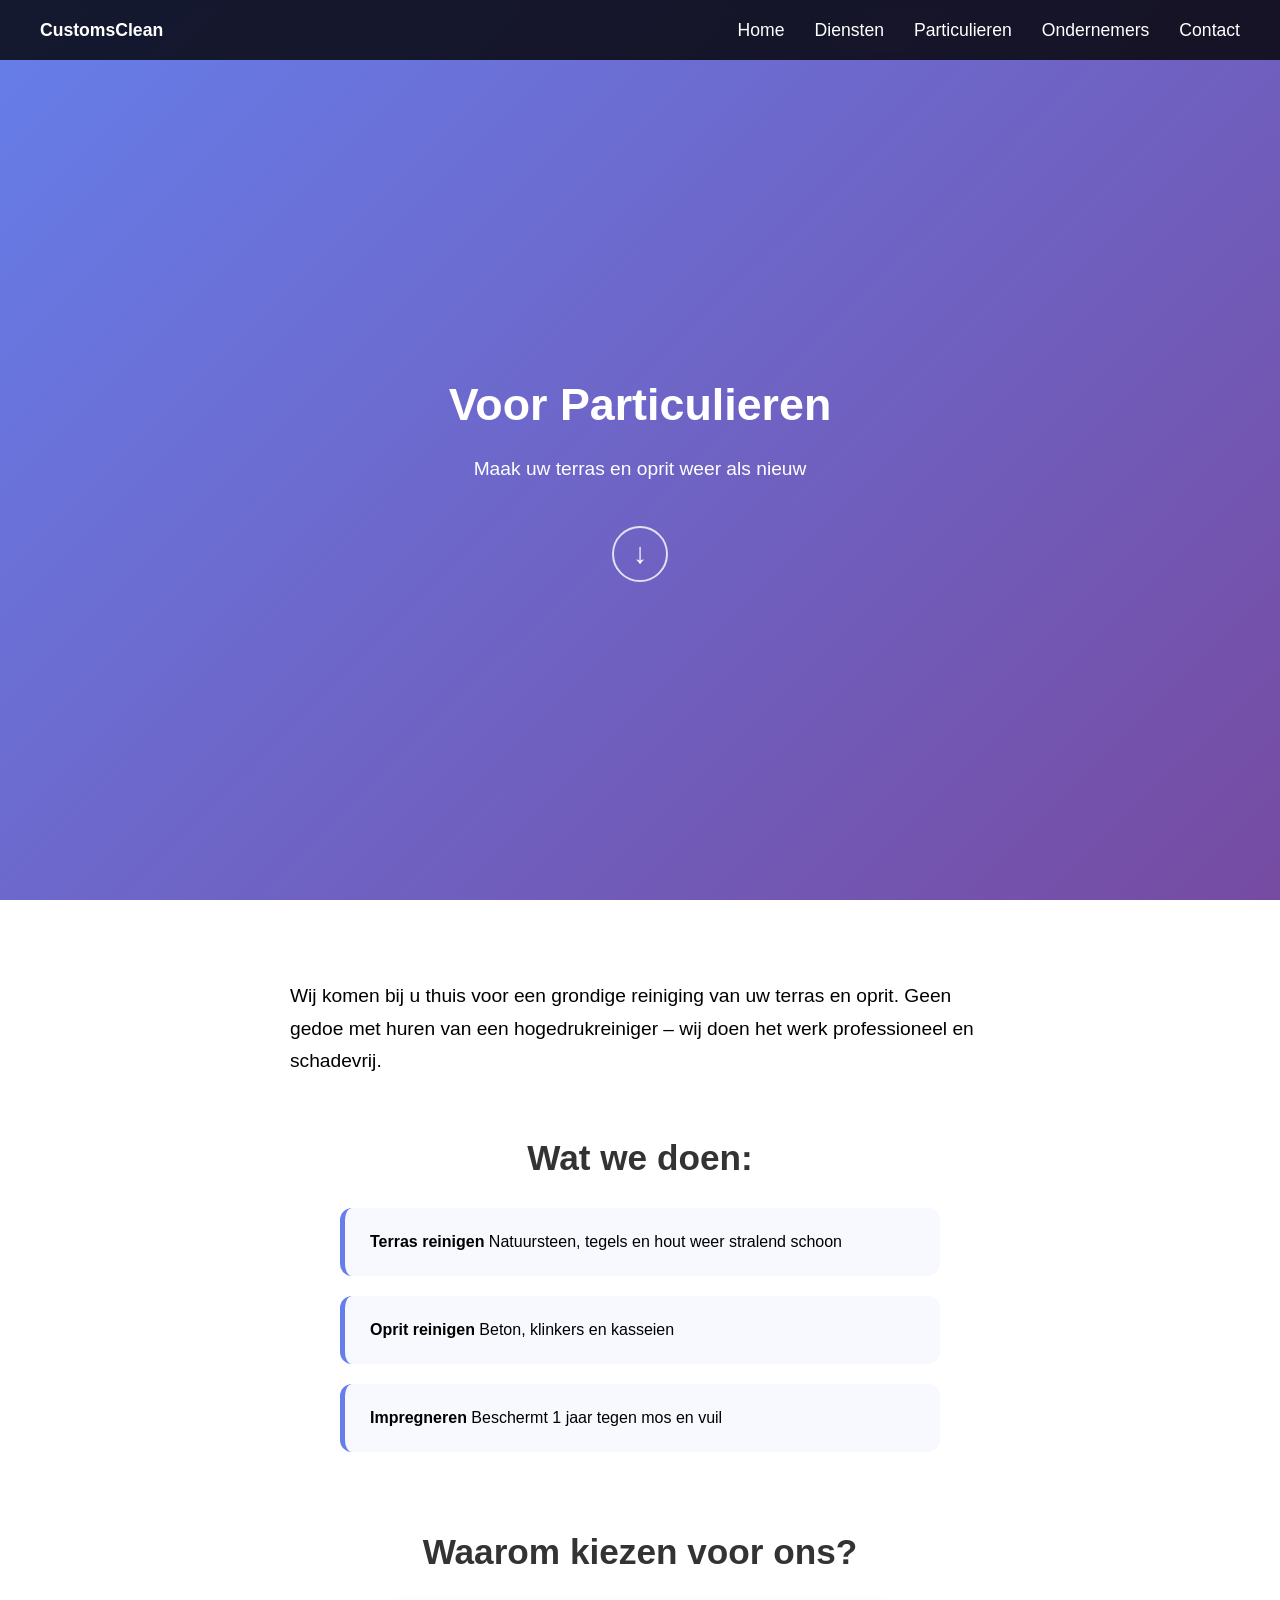
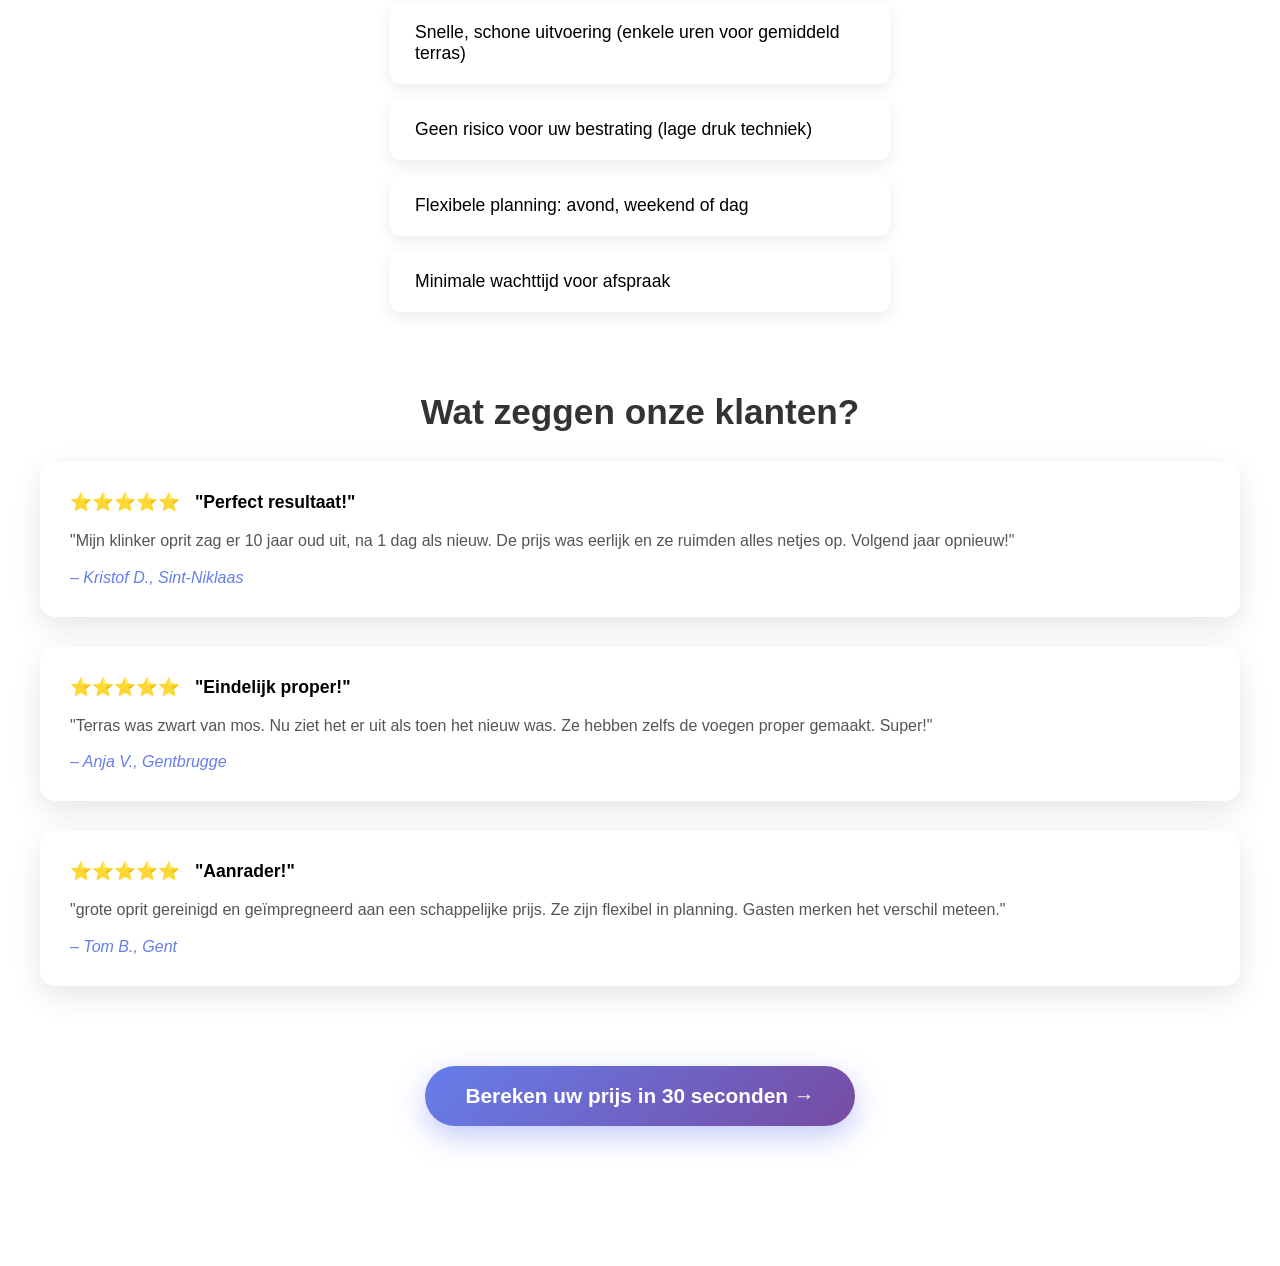
<file: particulieren.html>
<!doctype html>
<html lang="nl">
  <head>
    <meta charset="UTF-8" />
    <meta name="viewport" content="width=device-width, initial-scale=1.0" />
    <link rel="stylesheet" href="./style.css" />
    <link rel="icon" href="./img/icon.png" />
    <title>Particulieren | CustomsClean</title>
  </head>
  <body>
    <nav class="navbar">
      <div class="logo"><a href="index.html">CustomsClean</a></div>

      <input type="checkbox" id="nav-toggle" class="nav-toggle" />
      <label for="nav-toggle" class="nav-toggle-label">
        <span></span>
        <span></span>
        <span></span>
      </label>

      <!-- <input type="checkbox" id="nav-toggle" class="nav-toggle" />
      <label for="nav-toggle" class="nav-toggle-label">
        <span></span>
        <span></span>
        <span></span>
      </label> -->
      <ul class="nav-links">
        <li><a href="./home.html">Home</a></li>
        <li><a href="./diensten.html">Diensten</a></li>
        <li><a href="./particulieren.html">Particulieren</a></li>
        <li><a href="./ondernemers.html">Ondernemers</a></li>
        <li><a href="./contact.html">Contact</a></li>
      </ul>
    </nav>

    <div class="hero particulieren-hero">
      <div class="container hero-content">
        <h1>Voor Particulieren</h1>
        <p>Maak uw terras en oprit weer als nieuw</p>

        <a
          href="#particulieren-content"
          class="scroll-down"
          aria-label="Scroll naar beneden"
        >
          <span>↓</span>
        </a>
      </div>
    </div>

    <main id="particulieren-content" class="container particulieren-main">
      <section class="intro-sectie">
        <p>
          Wij komen bij u thuis voor een grondige reiniging van uw terras en
          oprit. Geen gedoe met huren van een hogedrukreiniger – wij doen het
          werk professioneel en schadevrij.
        </p>
      </section>

      <section class="wat-we-doen">
        <h2>Wat we doen:</h2>
        <div class="diensten-lijst">
          <div class="dienst-item">
            <strong>Terras reinigen</strong> Natuursteen, tegels en hout weer
            stralend schoon
          </div>
          <div class="dienst-item">
            <strong>Oprit reinigen</strong> Beton, klinkers en kasseien
          </div>
          <div class="dienst-item">
            <strong>Impregneren</strong> Beschermt 1 jaar tegen mos en vuil
          </div>
        </div>
      </section>

      <section class="waarom-keuze">
        <h2>Waarom kiezen voor ons?</h2>
        <ul>
          <li>Snelle, schone uitvoering (enkele uren voor gemiddeld terras)</li>
          <li>Geen risico voor uw bestrating (lage druk techniek)</li>
          <li>Flexibele planning: avond, weekend of dag</li>
          <li>Minimale wachttijd voor afspraak</li>
        </ul>
      </section>

      <section class="klant-reviews">
        <h2>Wat zeggen onze klanten?</h2>

        <div class="review">
          <div class="review-header">
            <span class="sterren">⭐⭐⭐⭐⭐</span>
            <span>"Perfect resultaat!"</span>
          </div>
          <p>
            "Mijn klinker oprit zag er 10 jaar oud uit, na 1 dag als nieuw. De
            prijs was eerlijk en ze ruimden alles netjes op. Volgend jaar
            opnieuw!"
          </p>
          <div class="review-auteur">– Kristof D., Sint-Niklaas</div>
        </div>

        <div class="review">
          <div class="review-header">
            <span class="sterren">⭐⭐⭐⭐⭐</span>
            <span>"Eindelijk proper!"</span>
          </div>
          <p>
            "Terras was zwart van mos. Nu ziet het er uit als toen het nieuw
            was. Ze hebben zelfs de voegen proper gemaakt. Super!"
          </p>
          <div class="review-auteur">– Anja V., Gentbrugge</div>
        </div>

        <div class="review">
          <div class="review-header">
            <span class="sterren">⭐⭐⭐⭐⭐</span>
            <span>"Aanrader!"</span>
          </div>
          <p>
            "grote oprit gereinigd en geïmpregneerd aan een schappelijke prijs.
            Ze zijn flexibel in planning. Gasten merken het verschil meteen."
          </p>
          <div class="review-auteur">– Tom B., Gent</div>
        </div>
      </section>

      <div class="cta-sectie">
        <a href="./prijs.html" class="cta-button">
          Bereken uw prijs in 30 seconden →
        </a>
      </div>
    </main>

    <style>
      html {
        scroll-behavior: smooth;
      }

      .particulieren-hero {
        background: linear-gradient(135deg, #667eea 0%, #764ba2 100%);
        color: white;
        min-height: 100vh;
        text-align: center;
        display: flex;
        align-items: center;
        justify-content: center;
        padding: 120px 0 60px !important;
      }

      .hero-content {
        display: flex;
        flex-direction: column;
        align-items: center;
        gap: 16px;
      }

      .particulieren-hero h1 {
        font-size: 2.8rem;
        margin-bottom: 12px;
      }

      .particulieren-hero p {
        font-size: 1.2rem;
        opacity: 1;
        margin-bottom: 20px;
      }

      .scroll-down {
        width: 56px;
        height: 56px;
        border-radius: 50%;
        border: 2px solid rgba(255, 255, 255, 0.8);
        display: inline-flex;
        align-items: center;
        justify-content: center;
        color: white;
        text-decoration: none;
        font-size: 1.8rem;
        margin-top: 10px;
        transition:
          background 0.3s ease,
          transform 0.3s ease;
        animation: bounce 1.6s infinite;
      }

      .scroll-down:hover {
        background: rgba(255, 255, 255, 0.12);
        transform: translateY(2px);
      }

      .particulieren-main {
        padding: 80px 0;
      }

      .intro-sectie {
        max-width: 700px;
        margin: 0 auto 60px;
        font-size: 1.2rem;
        line-height: 1.7;
      }

      .wat-we-doen,
      .waarom-keuze,
      .klant-reviews {
        margin-bottom: 80px;
      }

      .wat-we-doen h2,
      .waarom-keuze h2,
      .klant-reviews h2 {
        font-size: 2.2rem;
        color: #333;
        margin-bottom: 30px;
        text-align: center;
      }

      .diensten-lijst {
        display: grid;
        gap: 20px;
        max-width: 600px;
        margin: 0 auto;
      }

      .dienst-item {
        background: #f8f9ff;
        padding: 25px;
        border-radius: 12px;
        border-left: 5px solid #667eea;
      }

      .waarom-keuze ul {
        max-width: 500px;
        margin: 0 auto;
        list-style: none;
        padding: 0;
      }

      .waarom-keuze li {
        background: white;
        margin-bottom: 15px;
        padding: 20px 25px;
        border-radius: 10px;
        box-shadow: 0 5px 15px rgba(0, 0, 0, 0.08);
        font-size: 1.1rem;
      }

      .review {
        background: white;
        padding: 30px;
        border-radius: 15px;
        box-shadow: 0 10px 30px rgba(0, 0, 0, 0.1);
        margin-bottom: 30px;
      }

      .review-header {
        display: flex;
        align-items: center;
        gap: 15px;
        margin-bottom: 15px;
      }

      .sterren {
        font-size: 1.3rem;
      }

      .review-header span {
        font-weight: bold;
        font-size: 1.1rem;
      }

      .review p {
        color: #555;
        line-height: 1.6;
        margin-bottom: 15px;
      }

      .review-auteur {
        font-style: italic;
        color: #667eea;
        font-weight: 500;
      }

      .cta-sectie {
        text-align: center;
        margin: 60px 0;
      }

      .cta-button {
        display: inline-block;
        background: linear-gradient(135deg, #667eea 0%, #764ba2 100%);
        color: white;
        padding: 18px 40px;
        font-size: 1.3rem;
        font-weight: bold;
        text-decoration: none;
        border-radius: 50px;
        box-shadow: 0 10px 30px rgba(102, 126, 234, 0.4);
        transition: all 0.3s ease;
      }

      .cta-button:hover {
        transform: translateY(-3px);
        box-shadow: 0 15px 40px rgba(102, 126, 234, 0.5);
      }

      @keyframes bounce {
        0%,
        100% {
          transform: translateY(0);
        }
        50% {
          transform: translateY(8px);
        }
      }

      @media (max-width: 768px) {
        .particulieren-hero h1 {
          font-size: 2.2rem;
        }

        .diensten-lijst,
        .waarom-keuze ul {
          max-width: 100%;
        }

        .review {
          padding: 20px;
        }
      }
      .hero,
      .hero-bg {
        width: 100%;
      }
    </style>
  </body>
</html>
</file>
<file: style.css>
* {
  margin: 0;
  padding: 0;
  box-sizing: border-box;
}
body {
  font-family: Arial, sans-serif;
}
/* Fixed Nav Bar */
.navbar {
  position: fixed;
  top: 0;
  left: 0;
  width: 100%;
  height: 60px;
  background: rgba(0, 0, 0, 0.8);
  z-index: 100;
  display: flex;
  align-items: center;
  justify-content: space-between;
  padding: 0 40px;
  backdrop-filter: blur(10px);
}
.logo {
  color: white;
  font-size: 1.8rem;
  font-weight: bold;
  display: flex;
  list-style: none;
  gap: 30px;
}
.nav-links {
  display: flex;
  list-style: none;
  gap: 30px;
}
.nav-links a {
  color: white;
  text-decoration: none;
  font-size: 1.1rem;
  transition: color 0.3s;
}
.nav-links a:hover {
  color: #007bff;
}

.logo a {
  color: white;
  text-decoration: none;
  font-size: 1.1rem;
  transition: color 0.3s;
}
.logo a:hover {
  color: #007bff;
}

/* Hero met padding voor nav */
.hero {
  position: relative;
  width: 100vw;
  height: 100vh;
  padding-top: 60px; /* Ruimte voor nav */
  overflow: hidden;
}
.after-image {
  position: absolute;
  top: 0;
  left: 0;
  width: 100%;
  height: 100%;
  object-fit: cover;
  z-index: 1;
}
.before-image {
  position: absolute;
  top: 0;
  left: 0;
  width: 100%;
  height: 100%;
  object-fit: cover;
  z-index: 2;
  clip-path: inset(0 50% 0 0);
  transition: clip-path 0.1s ease-out;
}

.hero-bg {
  position: relative;
  width: 100vw;
  height: 100vh;
  overflow: hidden;
  margin-top: 60px; /* nav hoogte */
}

.bg-image {
  position: absolute;
  top: 0;
  left: 0;
  width: 100%;
  height: 100%;
  object-fit: cover;
  z-index: 1;
}

.hero-overlay {
  position: relative;
  z-index: 10;
  display: flex;
  flex-direction: column;
  justify-content: center;
  align-items: center;
  height: 100vh;
  text-align: center;
  color: white;
  background: rgba(0, 0, 0, 0.4); /* overlay voor leesbaarheid */
  padding: 0 20px;
}

.cta-buttons {
  margin-top: 30px;
  gap: 20px;
}

.btn-primary,
.btn-secondary {
  padding: 15px 30px;
  border-radius: 5px;
  text-decoration: none;
  font-weight: bold;
}

.btn-primary {
  background: #007bff;
  color: white;
}

.btn-secondary {
  border: 2px solid white;
  color: white;
}

/* .split-line {
        position: fixed;
        top: 60px;
        left: 50%;
        width: 4px;
        height: calc(100vh - 60px);
        background: rgba(255, 255, 255, 1);
        z-index: 10;
        box-shadow: 0 0 10px rgba(255, 255, 255, 0.8);
        transition: left 0.1s ease-out;
      }
      .split-handle {
        position: absolute;
        top: 50%;
        left: -10px;
        width: 24px;
        height: 24px;
        background: rgba(255, 255, 255, 0.9);
        border-radius: 50%;
        transform: translateY(-50%);
        box-shadow: 0 0 10px rgba(0, 0, 0, 0.5);
      } */
.title {
  position: absolute;
  top: 50%;
  left: 50%;
  transform: translate(-50%, -50%);
  color: white;
  font-size: 3rem;
  text-align: center;
  z-index: 5;
  text-shadow: 2px 2px 4px rgba(0, 0, 0, 0.8);
}
@media (max-width: 768px) {
  .nav-links {
    gap: 20px;
  }
  .title {
    font-size: 2rem;
  }
}

.container {
  max-width: 1200px;
  margin: 0 auto;
  padding: 80px 20px;
}
/* .hero {
  background: url("./img/propere_oprit_bg.png");
  background-size: cover;
  height: 60vh;
  display: flex;
  align-items: center;
} */
.overview-grid {
  display: grid;
  grid-template-columns: 1fr 1fr;
  gap: 40px;
}
.hero-services {
  background:
    linear-gradient(rgba(0, 0, 0, 0.5), rgba(0, 0, 0, 0.5)),
    url("./img/propere_oprit_bg.png");
  background-size: cover;
  background-position: center;
}

.services-grid {
  padding: 100px 0;
}

.service-card {
  text-align: center;
  padding: 40px 20px;
  border-radius: 10px;
  box-shadow: 0 10px 30px rgba(0, 0, 0, 0.1);
  transition: transform 0.3s;
}

.service-card:hover {
  transform: translateY(-10px);
}

.service-card img {
  width: 100%;
  height: 200px;
  object-fit: cover;
  border-radius: 10px;
  margin-bottom: 20px;
}

.price-tag {
  background: #007bff;
  color: white;
  padding: 8px 16px;
  border-radius: 20px;
  display: inline-block;
  margin: 20px 0;
}

/* Hamburger menu */
.nav-toggle {
  display: none;
}

.nav-toggle-label {
  display: none;
  flex-direction: column;
  cursor: pointer;
  gap: 4px;
  padding: 5px;
}

.nav-toggle-label span {
  width: 25px;
  height: 3px;
  background: white;
  transition: 0.3s;
  border-radius: 2px;
}

/* Desktop: normale navbar */
@media (min-width: 768px) {
  .nav-links {
    display: flex !important;
    list-style: none;
    gap: 30px;
  }

  .nav-toggle-label {
    display: none;
  }
}

/* Mobile: hamburger menu */
@media (max-width: 767px) {
  .nav-toggle-label {
    display: flex;
  }

  .nav-links {
    position: fixed;
    top: 60px;
    left: 0;
    width: 100%;
    height: calc(100vh - 60px);
    background: rgba(0, 0, 0, 0.95);
    flex-direction: column;
    justify-content: center;
    align-items: center;
    gap: 20px;
    transform: translateX(-100%);
    transition: transform 0.3s ease;
    list-style: none;
    margin: 0;
    padding: 20px 0;
    z-index: 99;
  }

  /* Open animatie */
  #nav-toggle:checked ~ .nav-links {
    transform: translateX(0);
  }

  /* Animatie hamburger icon */
  #nav-toggle:checked ~ .nav-toggle-label span:nth-child(1) {
    transform: rotate(45deg) translate(6px, 6px);
  }

  #nav-toggle:checked ~ .nav-toggle-label span:nth-child(2) {
    opacity: 0;
  }

  #nav-toggle:checked ~ .nav-toggle-label span:nth-child(3) {
    transform: rotate(-45deg) translate(6px, -6px);
  }

  /* Navbar padding kleiner op mobiel */
  .navbar {
    padding: 0 20px;
  }
}
</file>
